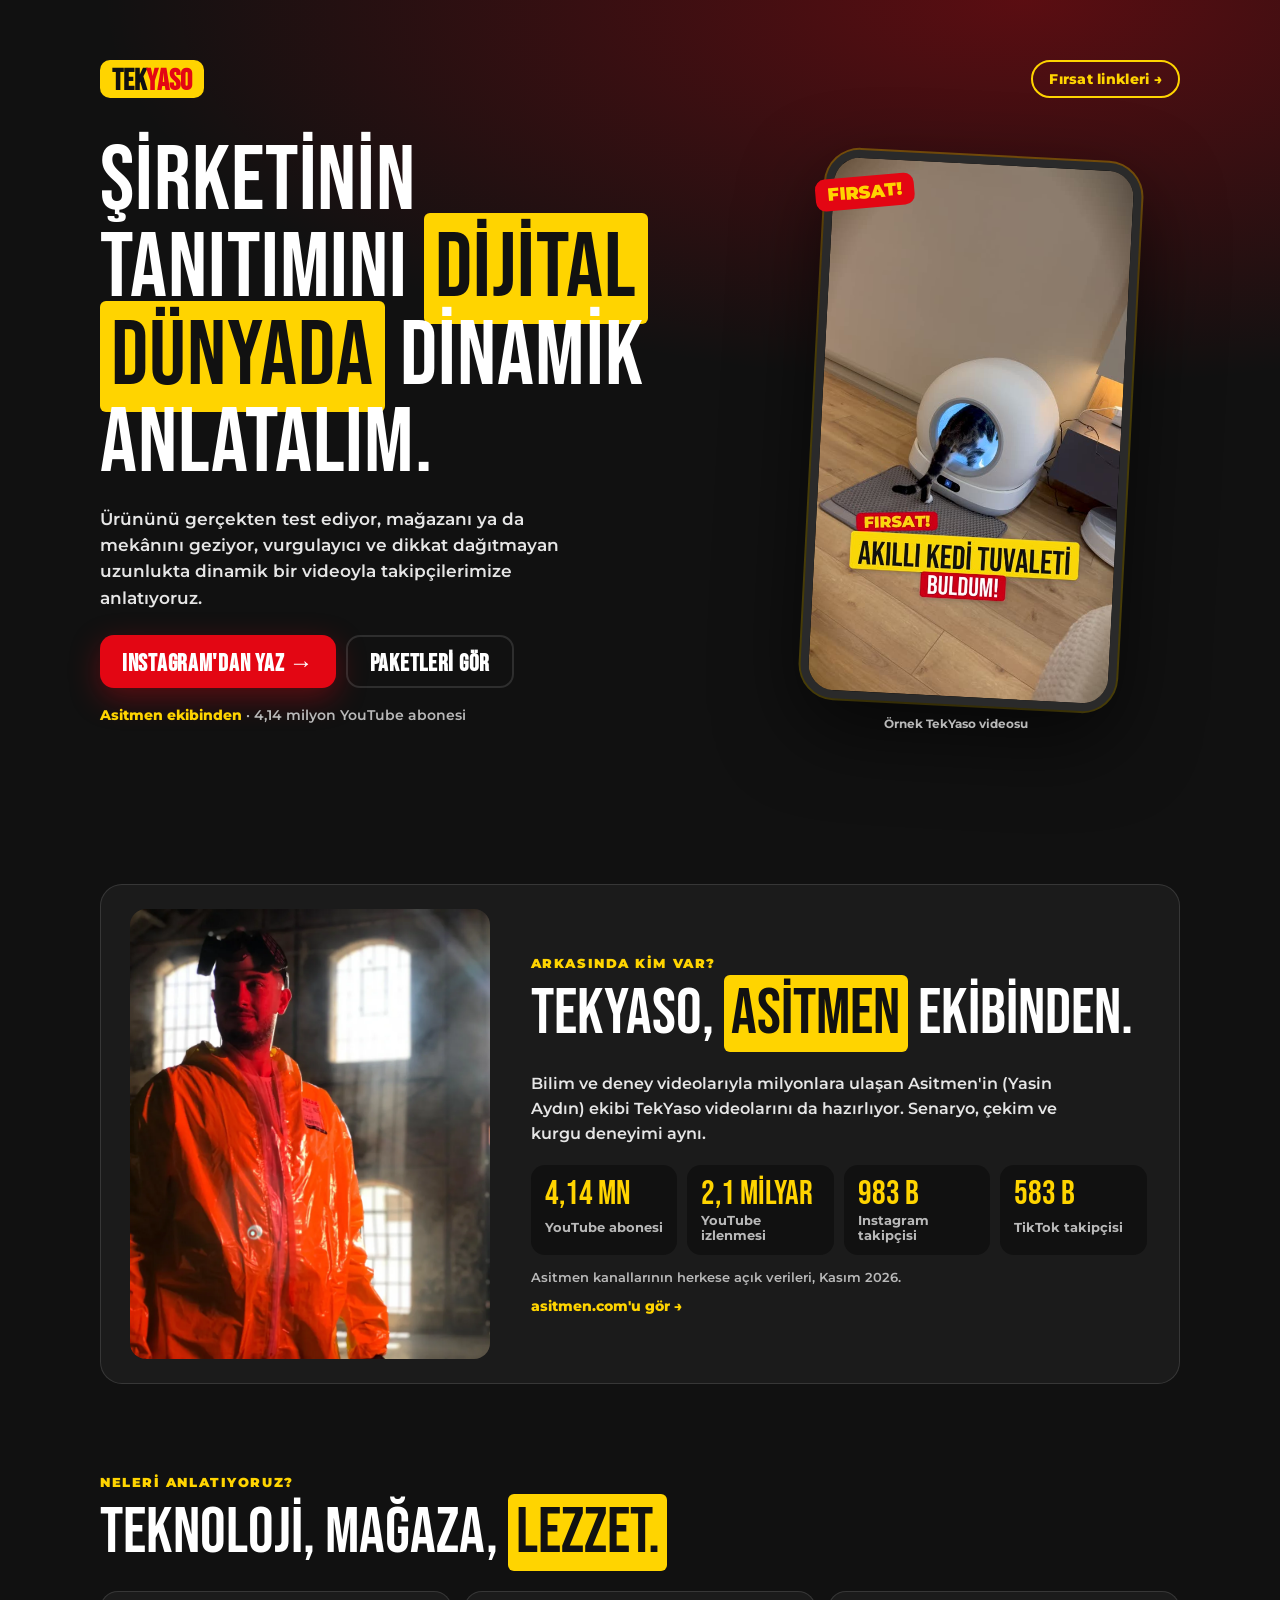
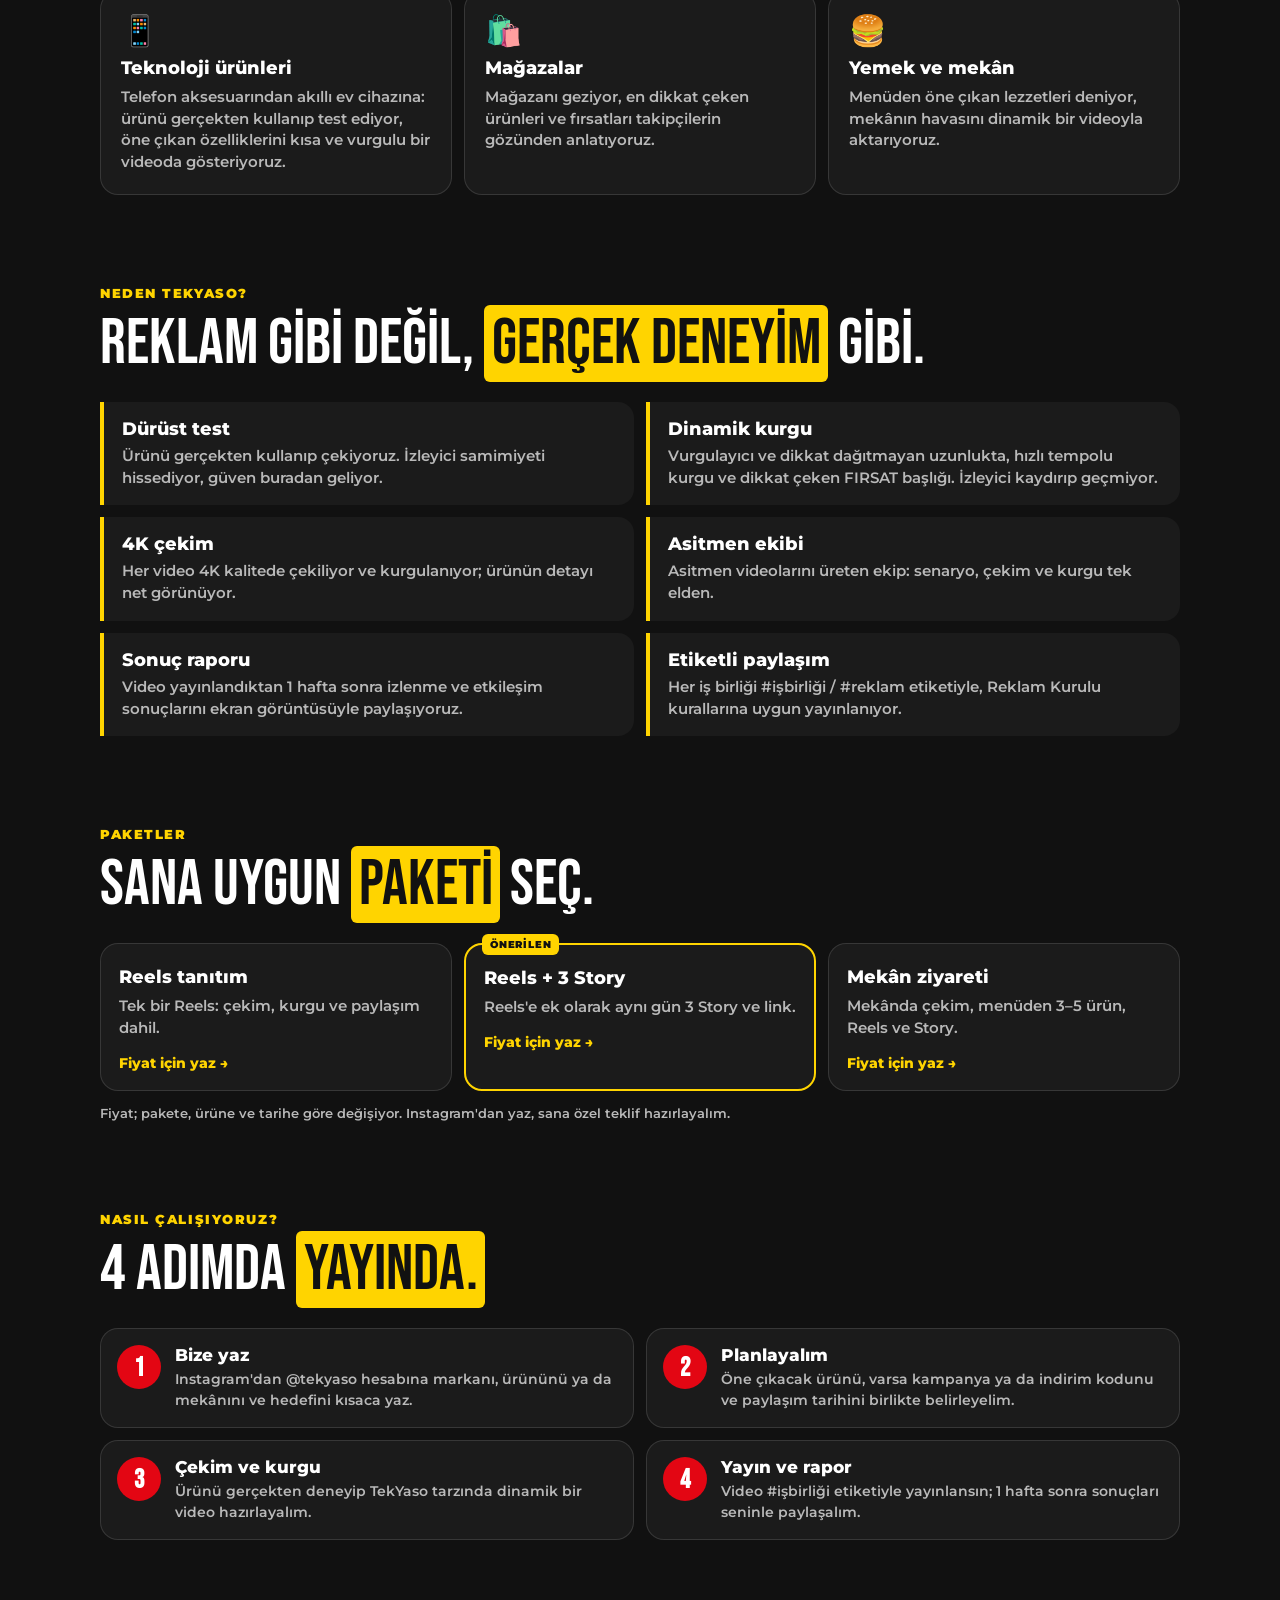
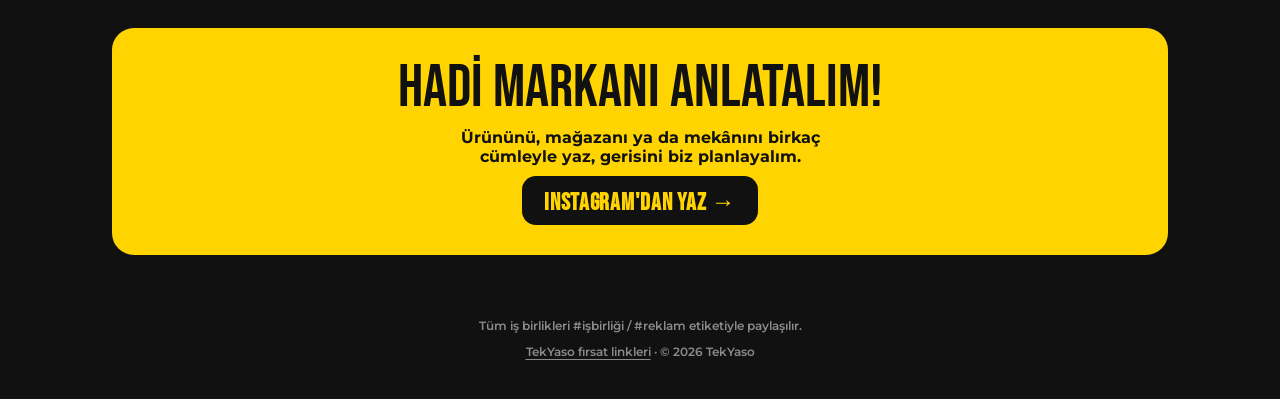
<file: index.html>
<!doctype html>
<html lang="tr">
<head>
<meta charset="utf-8">
<meta name="viewport" content="width=device-width, initial-scale=1, viewport-fit=cover">
<title>TekYaso ile şirketinin tanıtımı | Reels ve Story iş birliği</title>
<meta name="description" content="Şirketinin tanıtımını dijital dünyada dinamik anlatalım: teknoloji ürünleri, mağazalar ve mekânlar için dürüst test, 4K dinamik Reels ve sonuç raporu.">
<link rel="canonical" href="https://tekyaso.com/">
<meta name="theme-color" content="#111111">
<meta property="og:type" content="website">
<meta property="og:site_name" content="TekYaso">
<meta property="og:locale" content="tr_TR">
<meta property="og:title" content="TekYaso ile şirketinin tanıtımı | Reels ve Story iş birliği">
<meta property="og:description" content="Şirketinin tanıtımını dijital dünyada dinamik anlatalım: teknoloji ürünleri, mağazalar ve mekânlar için dürüst test, 4K dinamik Reels ve sonuç raporu.">
<meta property="og:url" content="https://tekyaso.com/">
<meta property="og:image" content="https://tekyaso.com/static/og.jpg">
<meta name="twitter:card" content="summary_large_image">
<link rel="icon" href="/favicon.svg" type="image/svg+xml">
<link rel="icon" href="/favicon-32.png" sizes="32x32" type="image/png">
<link rel="apple-touch-icon" href="/apple-touch-icon.png">
<link rel="preconnect" href="https://fonts.googleapis.com">
<link rel="preconnect" href="https://fonts.gstatic.com" crossorigin>
<link rel="stylesheet" href="https://fonts.googleapis.com/css2?family=Bebas+Neue&family=Montserrat:wght@500;600;700;800;900&display=swap">
<link rel="stylesheet" href="/static/style.css?v=1795838663">
<script defer src="https://cloud.umami.is/script.js" data-website-id="21789053-131a-41eb-a77b-4113478ee535"></script>
<script type="application/ld+json">{"@context": "https://schema.org", "@type": "Organization", "name": "TekYaso", "url": "https://tekyaso.com/", "sameAs": ["https://www.instagram.com/tekyaso", "https://www.tiktok.com/@tekyasoo", "https://www.youtube.com/@AsitmenMedya"]}</script>
</head>
<body class="ty ty-collab-page">
<main id="main">
  <section class="ty-hero">
    <nav class="ty-top" aria-label="Site">
      <a class="ty-mini-logo" href="/"><span>TEK</span><span>YASO</span></a>
      <a class="ty-top-link" href="/link/" data-umami-event="Fırsat linkleri sayfasına geçiş">Fırsat linkleri <span aria-hidden="true">→</span></a>
    </nav>
    <div class="ty-hero-in">
      <div class="ty-hero-text">
        <h1>ŞİRKETİNİN TANITIMINI <mark>DİJİTAL DÜNYADA</mark> DİNAMİK ANLATALIM.</h1>
        <p class="ty-lead">Ürününü gerçekten test ediyor, mağazanı ya da mekânını geziyor, vurgulayıcı ve dikkat dağıtmayan uzunlukta dinamik bir videoyla takipçilerimize anlatıyoruz.</p>
        <div class="ty-ctas">
          <a class="ty-btn ty-btn--red" href="https://ig.me/m/tekyaso" data-umami-event="İş birliği: Instagram DM" data-umami-event-yer="üst" target="_blank" rel="noopener">Instagram'dan yaz →</a>
          <a class="ty-btn ty-btn--ghost" href="#paketler">Paketleri gör</a>
        </div>
        <p class="ty-trust"><b>Asitmen ekibinden</b> · 4,14 milyon YouTube abonesi</p>
      </div>
      <div class="ty-phone">
        <span class="ty-phone-badge">FIRSAT!</span>
        <video autoplay muted loop playsinline preload="metadata" poster="/static/video/tekyaso-ornek.jpg" aria-label="Örnek TekYaso videosu: akıllı kedi tuvaleti">
          <source src="/static/video/tekyaso-ornek.mp4" type="video/mp4">
        </video>
        <span class="ty-phone-cap">Örnek TekYaso videosu</span>
      </div>
    </div>
  </section>

  <section class="ty-sec ty-ref" aria-labelledby="ref-h">
    <div class="ty-ref-in">
      <img class="ty-ref-img" src="/static/img/asitmen-tulum.webp" alt="Asitmen (Yasin Aydın) turuncu koruyucu tulumla" width="900" height="1125" loading="lazy">
      <div class="ty-ref-text">
        <span class="ty-kick">ARKASINDA KİM VAR?</span>
        <h2 id="ref-h">TekYaso, <mark>Asitmen</mark> ekibinden.</h2>
        <p class="ty-ref-lead">Bilim ve deney videolarıyla milyonlara ulaşan Asitmen'in (Yasin Aydın) ekibi TekYaso videolarını da hazırlıyor. Senaryo, çekim ve kurgu deneyimi aynı.</p>
        <div class="ty-ref-stats"><div><b>4,14 Mn</b><span>YouTube abonesi</span></div><div><b>2,1 milyar</b><span>YouTube izlenmesi</span></div><div><b>983 B</b><span>Instagram takipçisi</span></div><div><b>583 B</b><span>TikTok takipçisi</span></div></div>
        <p class="ty-note">Asitmen kanallarının herkese açık verileri, Kasım 2026.</p>
        <a class="ty-ref-link" href="https://www.asitmen.com" target="_blank" rel="noopener">asitmen.com'u gör →</a>
      </div>
    </div>
  </section>

  <section class="ty-sec">
    <span class="ty-kick">NELERİ ANLATIYORUZ?</span>
    <h2>Teknoloji, mağaza, <mark>lezzet.</mark></h2>
    <div class="ty-grid3"><div class="ty-box"><span class="ty-ico">📱</span><b>Teknoloji ürünleri</b><p>Telefon aksesuarından akıllı ev cihazına: ürünü gerçekten kullanıp test ediyor, öne çıkan özelliklerini kısa ve vurgulu bir videoda gösteriyoruz.</p></div><div class="ty-box"><span class="ty-ico">🛍️</span><b>Mağazalar</b><p>Mağazanı geziyor, en dikkat çeken ürünleri ve fırsatları takipçilerin gözünden anlatıyoruz.</p></div><div class="ty-box"><span class="ty-ico">🍔</span><b>Yemek ve mekân</b><p>Menüden öne çıkan lezzetleri deniyor, mekânın havasını dinamik bir videoyla aktarıyoruz.</p></div></div>
  </section>

  <section class="ty-sec">
    <span class="ty-kick">NEDEN TEKYASO?</span>
    <h2>Reklam gibi değil, <mark>gerçek deneyim</mark> gibi.</h2>
    <div class="ty-grid2"><div class="ty-why"><b>Dürüst test</b><p>Ürünü gerçekten kullanıp çekiyoruz. İzleyici samimiyeti hissediyor, güven buradan geliyor.</p></div><div class="ty-why"><b>Dinamik kurgu</b><p>Vurgulayıcı ve dikkat dağıtmayan uzunlukta, hızlı tempolu kurgu ve dikkat çeken FIRSAT başlığı. İzleyici kaydırıp geçmiyor.</p></div><div class="ty-why"><b>4K çekim</b><p>Her video 4K kalitede çekiliyor ve kurgulanıyor; ürünün detayı net görünüyor.</p></div><div class="ty-why"><b>Asitmen ekibi</b><p>Asitmen videolarını üreten ekip: senaryo, çekim ve kurgu tek elden.</p></div><div class="ty-why"><b>Sonuç raporu</b><p>Video yayınlandıktan 1 hafta sonra izlenme ve etkileşim sonuçlarını ekran görüntüsüyle paylaşıyoruz.</p></div><div class="ty-why"><b>Etiketli paylaşım</b><p>Her iş birliği #işbirliği / #reklam etiketiyle, Reklam Kurulu kurallarına uygun yayınlanıyor.</p></div></div>
  </section>

  <section class="ty-sec" id="paketler">
    <span class="ty-kick">PAKETLER</span>
    <h2>Sana uygun <mark>paketi</mark> seç.</h2>
    <div class="ty-packs"><div class="ty-pack"><b>Reels tanıtım</b><p>Tek bir Reels: çekim, kurgu ve paylaşım dahil.</p><a class="ty-pack-cta" href="https://ig.me/m/tekyaso" data-umami-event="İş birliği: Instagram DM" data-umami-event-yer="paket" target="_blank" rel="noopener">Fiyat için yaz →</a></div><div class="ty-pack is-hot"><span class='ty-hot'>ÖNERİLEN</span><b>Reels + 3 Story</b><p>Reels&#x27;e ek olarak aynı gün 3 Story ve link.</p><a class="ty-pack-cta" href="https://ig.me/m/tekyaso" data-umami-event="İş birliği: Instagram DM" data-umami-event-yer="paket" target="_blank" rel="noopener">Fiyat için yaz →</a></div><div class="ty-pack"><b>Mekân ziyareti</b><p>Mekânda çekim, menüden 3–5 ürün, Reels ve Story.</p><a class="ty-pack-cta" href="https://ig.me/m/tekyaso" data-umami-event="İş birliği: Instagram DM" data-umami-event-yer="paket" target="_blank" rel="noopener">Fiyat için yaz →</a></div></div>
    <p class="ty-note">Fiyat; pakete, ürüne ve tarihe göre değişiyor. Instagram'dan yaz, sana özel teklif hazırlayalım.</p>
  </section>

  <section class="ty-sec">
    <span class="ty-kick">NASIL ÇALIŞIYORUZ?</span>
    <h2>4 adımda <mark>yayında.</mark></h2>
    <ol class="ty-steps"><li><span class="ty-n">1</span><div><b>Bize yaz</b><p>Instagram&#x27;dan @tekyaso hesabına markanı, ürününü ya da mekânını ve hedefini kısaca yaz.</p></div></li><li><span class="ty-n">2</span><div><b>Planlayalım</b><p>Öne çıkacak ürünü, varsa kampanya ya da indirim kodunu ve paylaşım tarihini birlikte belirleyelim.</p></div></li><li><span class="ty-n">3</span><div><b>Çekim ve kurgu</b><p>Ürünü gerçekten deneyip TekYaso tarzında dinamik bir video hazırlayalım.</p></div></li><li><span class="ty-n">4</span><div><b>Yayın ve rapor</b><p>Video #işbirliği etiketiyle yayınlansın; 1 hafta sonra sonuçları seninle paylaşalım.</p></div></li></ol>
  </section>

  <section class="ty-final">
    <b>HADİ MARKANI ANLATALIM!</b>
    <p>Ürününü, mağazanı ya da mekânını birkaç cümleyle yaz, gerisini biz planlayalım.</p>
    <a class="ty-btn ty-btn--ink" href="https://ig.me/m/tekyaso" data-umami-event="İş birliği: Instagram DM" data-umami-event-yer="alt" target="_blank" rel="noopener">Instagram'dan yaz →</a>
  </section>

  <footer class="ty-foot ty-wrap">
    <p>Tüm iş birlikleri #işbirliği / #reklam etiketiyle paylaşılır.</p>
    <p><a href="/link/">TekYaso fırsat linkleri</a> · © 2026 TekYaso</p>
  </footer>
</main>
</body>
</html>
</file>
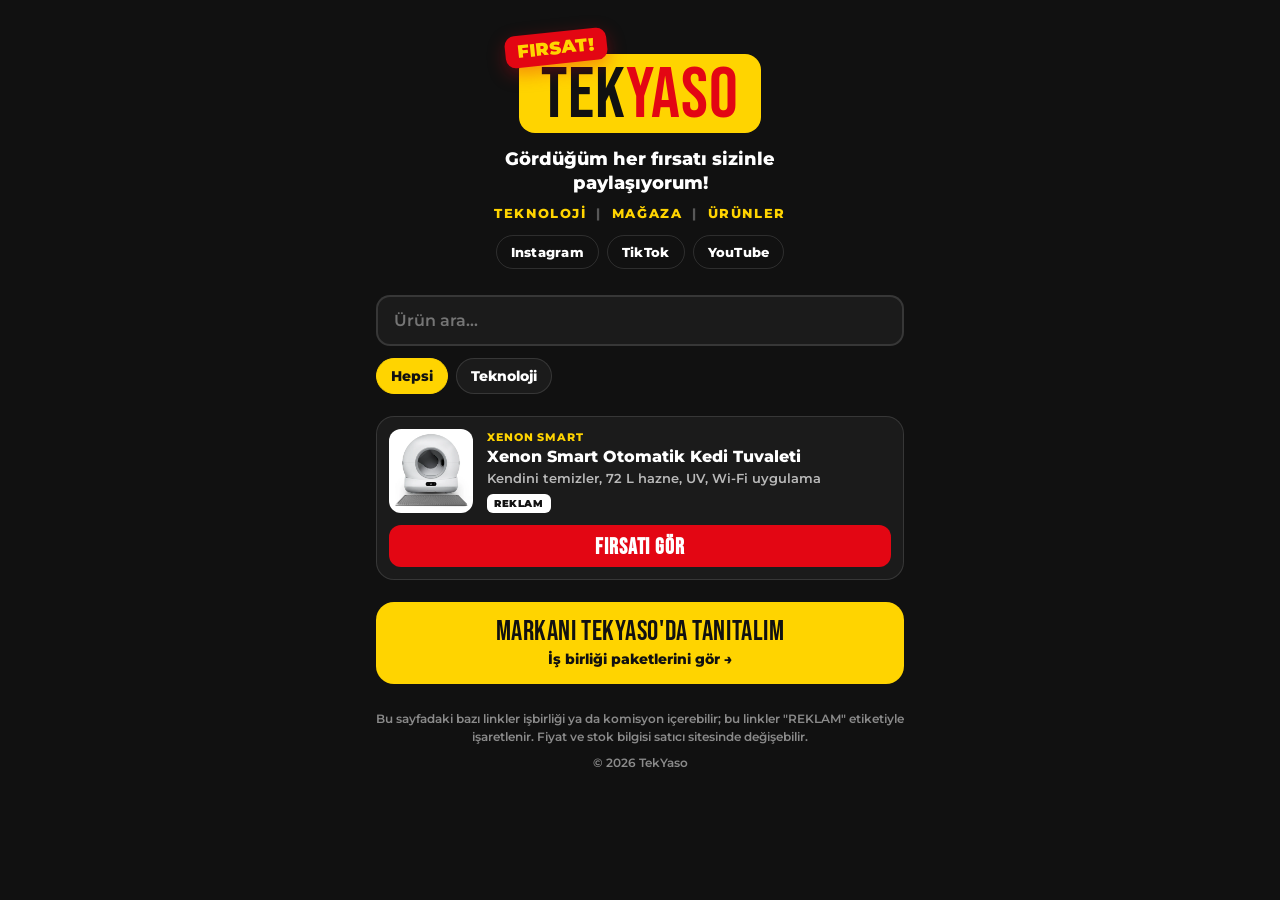
<file: link/index.html>
<!doctype html>
<html lang="tr">
<head>
<meta charset="utf-8">
<meta name="viewport" content="width=device-width, initial-scale=1, viewport-fit=cover">
<title>TekYaso | Fırsat linkleri</title>
<meta name="description" content="TekYaso: Gördüğüm her fırsatı sizinle paylaşıyorum. Teknoloji, mağaza ve ürün fırsatlarının linkleri tek sayfada.">
<link rel="canonical" href="https://tekyaso.com/link/">
<meta name="theme-color" content="#111111">
<meta property="og:type" content="website">
<meta property="og:site_name" content="TekYaso">
<meta property="og:locale" content="tr_TR">
<meta property="og:title" content="TekYaso | Fırsat linkleri">
<meta property="og:description" content="TekYaso: Gördüğüm her fırsatı sizinle paylaşıyorum. Teknoloji, mağaza ve ürün fırsatlarının linkleri tek sayfada.">
<meta property="og:url" content="https://tekyaso.com/link/">
<meta property="og:image" content="https://tekyaso.com/static/og.jpg">
<meta name="twitter:card" content="summary_large_image">
<link rel="icon" href="/favicon.svg" type="image/svg+xml">
<link rel="icon" href="/favicon-32.png" sizes="32x32" type="image/png">
<link rel="apple-touch-icon" href="/apple-touch-icon.png">
<link rel="preconnect" href="https://fonts.googleapis.com">
<link rel="preconnect" href="https://fonts.gstatic.com" crossorigin>
<link rel="stylesheet" href="https://fonts.googleapis.com/css2?family=Bebas+Neue&family=Montserrat:wght@500;600;700;800;900&display=swap">
<link rel="stylesheet" href="/static/style.css?v=1795838663">
<script defer src="https://cloud.umami.is/script.js" data-website-id="21789053-131a-41eb-a77b-4113478ee535"></script>
<script type="application/ld+json">{"@context": "https://schema.org", "@type": "Organization", "name": "TekYaso", "url": "https://tekyaso.com/", "sameAs": ["https://www.instagram.com/tekyaso", "https://www.tiktok.com/@tekyasoo", "https://www.youtube.com/@AsitmenMedya"]}</script>
</head>
<body class="ty">
<main id="main" class="ty-wrap">
  <header class="ty-head">
    <div class="ty-brand">
      <span class="ty-badge">FIRSAT!</span>
      <h1 class="ty-logo">TEK<span>YASO</span></h1>
    </div>
    <p class="ty-tagline">Gördüğüm her fırsatı sizinle paylaşıyorum!</p>
    <p class="ty-topics"><span>Teknoloji</span><i aria-hidden="true">|</i><span>Mağaza</span><i aria-hidden="true">|</i><span>Ürünler</span></p>
    <nav class="ty-social" aria-label="Sosyal medya"><a href="https://www.instagram.com/tekyaso" data-umami-event="Sosyal: Instagram" target="_blank" rel="noopener">Instagram</a><a href="https://www.tiktok.com/@tekyasoo" data-umami-event="Sosyal: TikTok" target="_blank" rel="noopener">TikTok</a><a href="https://www.youtube.com/@AsitmenMedya" data-umami-event="Sosyal: YouTube" target="_blank" rel="noopener">YouTube</a></nav>
  </header>

  <section class="ty-tools" aria-label="Ara ve filtrele" >
    <input class="ty-search" type="search" placeholder="Ürün ara…" aria-label="Ürün ara">
    <div class="ty-chips"><button class="ty-chip is-on" type="button" data-cat="">Hepsi</button><button class="ty-chip" type="button" data-cat="Teknoloji">Teknoloji</button></div>
  </section>

  <section class="ty-list" aria-label="Fırsatlar">
      <article class="ty-card" data-cat="Teknoloji" data-q="xenon smart otomatik kedi tuvaleti kendini temizler, 72 l hazne, uv, wi-fi uygulama xenon smart teknoloji">
        <a class="ty-main" href="https://shop.xenonsmart.com/products/kedi-tuvaleti-kamerasiz?utm_source=tekyaso&amp;utm_medium=referral&amp;utm_campaign=link" data-umami-event="Fırsat: Xenon Smart Otomatik Kedi Tuvaleti" data-umami-event-magaza="Xenon Smart" target="_blank" rel="noopener sponsored nofollow">
          <span class="ty-img"><img src="/static/img/urun/xenon-kedi-tuvaleti.webp" alt="" loading="lazy" width="320" height="320"></span>
          <span class="ty-info">
            <span class="ty-store">Xenon Smart</span>
            <b>Xenon Smart Otomatik Kedi Tuvaleti</b>
            <small>Kendini temizler, 72 L hazne, UV, Wi-Fi uygulama</small>
            <span class="ty-tags"><span class="ty-tag ty-tag--ad">REKLAM</span></span>
          </span>
          <span class="ty-go">FIRSATI GÖR</span>
        </a>
        
      </article>
  </section>
  <p class="ty-none" hidden>Aradığın ürün bulunamadı.</p>

  <div class="ty-empty" hidden>
    <b>YENİ FIRSATLAR YOLDA!</b>
    <span>Paylaştığım fırsatlar burada listelenecek. İlk duyan sen ol.</span>
    <a class="ty-follow" href="https://www.instagram.com/tekyaso" data-umami-event="Sosyal: Instagram (takip et)" target="_blank" rel="noopener">@tekyaso'yu takip et</a>
  </div>

  <a class="ty-collab" href="/" data-umami-event="İş birliği sayfasına geçiş">
    <b>MARKANI TEKYASO'DA TANITALIM</b><span>İş birliği paketlerini gör →</span>
  </a>

  <footer class="ty-foot">
    <p>Bu sayfadaki bazı linkler işbirliği ya da komisyon içerebilir; bu linkler "REKLAM" etiketiyle işaretlenir. Fiyat ve stok bilgisi satıcı sitesinde değişebilir.</p>
    <p>© 2026 TekYaso</p>
  </footer>
</main>
<script>
(function () {
  var q = document.querySelector('.ty-search'), chips = [].slice.call(document.querySelectorAll('.ty-chip')),
      cards = [].slice.call(document.querySelectorAll('.ty-card')), none = document.querySelector('.ty-none'), cat = '';
  function run() {
    var t = (q && q.value || '').toLocaleLowerCase('tr'), n = 0;
    cards.forEach(function (c) {
      var ok = (!cat || c.dataset.cat === cat) && (!t || c.dataset.q.indexOf(t) > -1);
      c.hidden = !ok; if (ok) n++;
    });
    if (none) none.hidden = n > 0 || !cards.length;
  }
  chips.forEach(function (b) { b.addEventListener('click', function () {
    chips.forEach(function (x) { x.classList.remove('is-on'); }); b.classList.add('is-on'); cat = b.dataset.cat; run();
  }); });
  if (q) q.addEventListener('input', run);
})();
</script>
</body>
</html>
</file>
<file: static/style.css>
/* TekYaso fırsat sayfası — sarı #FFD400, kırmızı #E30613, siyah #111 */
:root { --ty-yel: #ffd400; --ty-red: #e30613; --ty-ink: #111111; --ty-card: #1b1b1b; --ty-line: rgba(255, 255, 255, 0.12); --ty-muted: #b9b9b9; }
body.ty { margin: 0; background: var(--ty-ink); color: #fff; font-family: "Montserrat", system-ui, -apple-system, sans-serif; font-weight: 600; -webkit-font-smoothing: antialiased; }
:where(.ty) a { color: inherit; text-decoration: none; }  /* düşük öncelik: sınıfların kendi renkleri (logo, sarı kutu, buton) ezilmesin */
.ty-wrap { box-sizing: border-box; width: 100%; max-width: 560px; margin: 0 auto; padding: 32px 16px 28px; }

.ty-head { text-align: center; display: grid; justify-items: center; gap: 14px; }
.ty-brand { position: relative; padding-top: 22px; }
.ty-badge { position: absolute; top: 0; left: -14px; transform: rotate(-6deg); background: var(--ty-red); color: var(--ty-yel); font-family: "Montserrat", sans-serif; font-weight: 900; font-size: 18px; letter-spacing: 0.02em; padding: 5px 12px; border-radius: 10px; box-shadow: 0 6px 18px rgba(227, 6, 19, 0.35); z-index: 2; }
.ty-logo { margin: 0; font-family: "Bebas Neue", Impact, sans-serif; font-weight: 400; font-size: 72px; line-height: 0.9; letter-spacing: 0.01em; background: var(--ty-yel); color: var(--ty-ink); padding: 10px 22px 4px; border-radius: 16px; }
.ty-logo span { color: var(--ty-red); }
.ty-tagline { margin: 0; font-size: 18px; font-weight: 800; color: #fff; line-height: 1.35; max-width: 28ch; }
.ty-topics { margin: -4px 0 0; display: flex; flex-wrap: wrap; justify-content: center; align-items: center; gap: 10px; font-size: 13px; font-weight: 800; letter-spacing: 0.12em; text-transform: uppercase; color: var(--ty-yel); }
.ty-topics i { font-style: normal; color: rgba(255, 255, 255, 0.3); }
.ty-social { display: flex; flex-wrap: wrap; justify-content: center; gap: 8px; }
.ty-social a { font-size: 13px; font-weight: 800; letter-spacing: 0.02em; padding: 8px 14px; border-radius: 999px; border: 1.5px solid var(--ty-line); transition: border-color 0.2s, background 0.2s; }
.ty-social a:hover { border-color: var(--ty-yel); background: rgba(255, 212, 0, 0.08); }

.ty-tools { margin-top: 26px; display: grid; gap: 12px; }
.ty-search { width: 100%; box-sizing: border-box; border: 2px solid var(--ty-line); background: var(--ty-card); color: #fff; border-radius: 14px; padding: 14px 16px; font: inherit; font-size: 16px; outline: none; }
.ty-search:focus { border-color: var(--ty-yel); }
.ty-chips { display: flex; gap: 8px; overflow-x: auto; padding-bottom: 4px; scrollbar-width: none; }
.ty-chips::-webkit-scrollbar { display: none; }
.ty-chip { flex: none; font: inherit; font-size: 14px; font-weight: 800; color: #fff; background: var(--ty-card); border: 1.5px solid var(--ty-line); border-radius: 999px; padding: 8px 14px; cursor: pointer; }
.ty-chip.is-on { background: var(--ty-yel); color: var(--ty-ink); border-color: var(--ty-yel); }

.ty-list { margin-top: 18px; display: grid; gap: 12px; }
.ty-card { background: var(--ty-card); border: 1.5px solid var(--ty-line); border-radius: 18px; overflow: hidden; transition: border-color 0.2s, transform 0.2s; }
.ty-card:hover { border-color: var(--ty-yel); transform: translateY(-2px); }
.ty-card[hidden] { display: none; }
.ty-main { display: grid; grid-template-columns: 84px 1fr; gap: 12px 14px; padding: 12px; align-items: center; }
.ty-img { width: 84px; height: 84px; border-radius: 12px; overflow: hidden; background: #fff; display: grid; place-items: center; }
.ty-img img { width: 100%; height: 100%; object-fit: cover; }
.ty-ph { font-family: "Bebas Neue", sans-serif; font-size: 44px; color: var(--ty-ink); background: var(--ty-yel); width: 100%; height: 100%; display: grid; place-items: center; }
.ty-info { display: grid; gap: 3px; min-width: 0; }
.ty-store { font-size: 11px; font-weight: 800; letter-spacing: 0.08em; text-transform: uppercase; color: var(--ty-yel); }
.ty-info b { font-size: 16px; font-weight: 800; line-height: 1.25; }
.ty-info small { font-size: 13px; color: var(--ty-muted); font-weight: 600; line-height: 1.35; }
.ty-tags { display: flex; gap: 6px; margin-top: 4px; }
.ty-tag { font-size: 10px; font-weight: 900; letter-spacing: 0.06em; padding: 3px 7px; border-radius: 6px; background: rgba(255, 255, 255, 0.1); color: #fff; }
.ty-tag--ad { background: #fff; color: var(--ty-ink); }
.ty-go { grid-column: 1 / -1; display: block; text-align: center; font-family: "Bebas Neue", sans-serif; font-size: 22px; letter-spacing: 0.04em; background: var(--ty-red); color: #fff; border-radius: 12px; padding: 9px 12px 6px; }
.ty-card:hover .ty-go { background: #ff1a29; }
.ty-video { display: block; text-align: center; font-size: 13px; font-weight: 800; color: var(--ty-yel); padding: 0 12px 12px; }
.ty-none { text-align: center; color: var(--ty-muted); margin: 18px 0 0; }

.ty-empty { margin-top: 28px; display: grid; gap: 10px; justify-items: center; text-align: center; background: var(--ty-card); border: 2px dashed rgba(255, 212, 0, 0.5); border-radius: 18px; padding: 28px 18px; }
.ty-empty[hidden] { display: none; }
.ty-empty b { font-family: "Bebas Neue", sans-serif; font-weight: 400; font-size: 34px; letter-spacing: 0.02em; color: var(--ty-yel); line-height: 1; }
.ty-empty span { color: var(--ty-muted); font-size: 14px; max-width: 32ch; line-height: 1.45; }
.ty-follow { margin-top: 6px; font-family: "Bebas Neue", sans-serif; font-size: 22px; letter-spacing: 0.04em; background: var(--ty-yel); color: var(--ty-ink); border-radius: 12px; padding: 9px 18px 6px; }

.ty-collab { margin-top: 22px; display: grid; gap: 4px; text-align: center; background: var(--ty-yel); color: var(--ty-ink); border-radius: 18px; padding: 16px; }
.ty-collab b { font-family: "Bebas Neue", sans-serif; font-weight: 400; font-size: 28px; line-height: 1; letter-spacing: 0.02em; }
.ty-collab span { font-size: 14px; font-weight: 800; }

.ty-foot { margin-top: 26px; text-align: center; font-size: 12px; color: #8a8a8a; line-height: 1.5; }
.ty-foot p { margin: 0 0 8px; }
.ty-foot a { text-decoration: underline; text-underline-offset: 3px; }
.ty-tools[hidden] { display: none; }

/* ---------- /tekyaso/isbirligi ---------- */
.ty-collab-page main { overflow-x: hidden; }
.ty-collab-page mark { background: var(--ty-yel); color: var(--ty-ink); padding: 0 0.12em; border-radius: 6px; -webkit-box-decoration-break: clone; box-decoration-break: clone; }
.ty-hero { background: radial-gradient(120% 80% at 80% 0%, rgba(227, 6, 19, 0.35), transparent 60%), var(--ty-ink); padding: 34px 16px 46px; }
.ty-hero-in { max-width: 1080px; margin: 0 auto; display: grid; gap: 34px; align-items: center; }
@media (min-width: 900px) { .ty-hero-in { grid-template-columns: 1.2fr 0.8fr; } .ty-hero { padding: 60px 32px 80px; } }
.ty-mini-logo { display: inline-flex; font-family: "Bebas Neue", sans-serif; font-size: 30px; line-height: 1; background: var(--ty-yel); color: var(--ty-ink); padding: 6px 12px 2px; border-radius: 10px; }
.ty-mini-logo span + span { color: var(--ty-red); }
.ty-top { max-width: 1080px; margin: 0 auto 22px; display: flex; align-items: center; justify-content: space-between; gap: 12px; }
@media (min-width: 900px) { .ty-top { margin-bottom: 40px; } }
.ty-top-link { font-size: 14px; font-weight: 800; letter-spacing: 0.02em; color: var(--ty-yel); border: 2px solid var(--ty-yel); border-radius: 999px; padding: 8px 16px; white-space: nowrap; transition: background 0.2s, color 0.2s; }
.ty-top-link:hover { background: var(--ty-yel); color: var(--ty-ink); }
.ty-trust { margin: 18px 0 0; font-size: 14px; color: var(--ty-muted); }
.ty-trust b { color: var(--ty-yel); font-weight: 800; }
.ty-ref-in { display: grid; gap: 24px; align-items: center; background: var(--ty-card); border: 1.5px solid var(--ty-line); border-radius: 22px; padding: 18px; }
@media (min-width: 760px) { .ty-ref-in { grid-template-columns: 0.75fr 1.25fr; gap: 36px; padding: 24px 32px 24px 24px; } }
.ty-ref-img { width: 100%; max-width: 360px; height: auto; aspect-ratio: 4 / 5; object-fit: cover; border-radius: 16px; display: block; justify-self: center; }
@media (max-width: 759px) { .ty-ref-img { max-width: 220px; } }
.ty-ref-text h2 { margin-bottom: 14px; }
.ty-ref-lead { margin: 0 0 18px; color: #e6e6e6; font-size: 16px; line-height: 1.55; max-width: 48ch; }
.ty-ref-stats { display: grid; grid-template-columns: repeat(2, 1fr); gap: 10px; }
@media (min-width: 1000px) { .ty-ref-stats { grid-template-columns: repeat(4, 1fr); } }
.ty-ref-stats div { background: var(--ty-ink); border-radius: 14px; padding: 12px 14px; display: grid; gap: 2px; }
.ty-ref-stats b { font-family: "Bebas Neue", sans-serif; font-weight: 400; font-size: 34px; line-height: 1; color: var(--ty-yel); }
.ty-ref-stats span { font-size: 12.5px; font-weight: 700; color: var(--ty-muted); }
.ty-ref-link { display: inline-block; margin-top: 12px; font-weight: 800; font-size: 14px; color: var(--ty-yel); }
.ty-hero h1 { margin: 0; font-family: "Bebas Neue", sans-serif; font-weight: 400; font-size: clamp(46px, 9vw, 92px); line-height: 0.95; letter-spacing: 0.01em; }
.ty-lead { margin: 18px 0 0; font-size: 17px; line-height: 1.55; color: #e6e6e6; max-width: 44ch; }
.ty-ctas { display: flex; flex-wrap: wrap; gap: 10px; margin-top: 24px; }
.ty-btn { display: inline-flex; align-items: center; justify-content: center; font-family: "Bebas Neue", sans-serif; font-size: 24px; letter-spacing: 0.03em; padding: 12px 22px 8px; border-radius: 14px; transition: transform 0.15s, background 0.2s; }
.ty-btn:hover { transform: translateY(-2px); }
.ty-btn--red { background: var(--ty-red); color: #fff; box-shadow: 0 10px 30px rgba(227, 6, 19, 0.35); }
.ty-btn--ghost { border: 2px solid var(--ty-line); color: #fff; }
.ty-btn--ink { background: var(--ty-ink); color: var(--ty-yel); }
.ty-phone { position: relative; justify-self: center; width: min(78vw, 300px); aspect-ratio: 9 / 16; border-radius: 34px; border: 8px solid #2a2a2a; background: #000; box-shadow: 0 30px 80px rgba(0, 0, 0, 0.6), 0 0 0 2px rgba(255, 212, 0, 0.35); transform: rotate(3deg); }
.ty-phone video { width: 100%; height: 100%; object-fit: cover; border-radius: 26px; display: block; }
.ty-phone-badge { position: absolute; top: 18px; left: -18px; z-index: 2; transform: rotate(-8deg); background: var(--ty-red); color: var(--ty-yel); font-family: "Montserrat", sans-serif; font-weight: 900; font-size: 18px; padding: 5px 12px; border-radius: 10px; }
.ty-phone-cap { position: absolute; bottom: -34px; left: 0; right: 0; text-align: center; font-size: 12px; color: var(--ty-muted); font-weight: 700; transform: rotate(-3deg); }

.ty-sec { max-width: 1080px; margin: 0 auto; padding: 56px 16px 8px; }
@media (min-width: 900px) { .ty-sec { padding: 80px 32px 8px; } }
.ty-kick { font-size: 13px; font-weight: 900; letter-spacing: 0.12em; color: var(--ty-yel); }
.ty-sec h2 { margin: 10px 0 26px; font-family: "Bebas Neue", sans-serif; font-weight: 400; font-size: clamp(38px, 6vw, 64px); line-height: 1; }
.ty-grid3 { display: grid; gap: 12px; }
@media (min-width: 760px) { .ty-grid3 { grid-template-columns: repeat(3, 1fr); } }
.ty-box { background: var(--ty-card); border: 1.5px solid var(--ty-line); border-radius: 18px; padding: 20px; display: grid; gap: 8px; align-content: start; }
.ty-ico { font-size: 30px; }
.ty-box b, .ty-why b, .ty-pack b { font-size: 18px; font-weight: 800; }
.ty-box p, .ty-why p, .ty-pack p { margin: 0; color: var(--ty-muted); font-size: 14.5px; line-height: 1.5; font-weight: 600; }
.ty-grid2 { display: grid; gap: 12px; }
@media (min-width: 760px) { .ty-grid2 { grid-template-columns: 1fr 1fr; } }
.ty-why { border-left: 4px solid var(--ty-yel); background: var(--ty-card); border-radius: 0 16px 16px 0; padding: 16px 18px; display: grid; gap: 6px; }
.ty-packs { display: grid; gap: 12px; }
@media (min-width: 760px) { .ty-packs { grid-template-columns: repeat(3, 1fr); } }
.ty-pack { position: relative; background: var(--ty-card); border: 1.5px solid var(--ty-line); border-radius: 18px; padding: 22px 18px 18px; display: grid; gap: 8px; align-content: start; }
.ty-pack.is-hot { border: 2px solid var(--ty-yel); }
.ty-hot { position: absolute; top: -11px; left: 16px; background: var(--ty-yel); color: var(--ty-ink); font-size: 10px; font-weight: 900; letter-spacing: 0.08em; padding: 4px 8px; border-radius: 6px; }
.ty-pack-cta { margin-top: 6px; font-weight: 800; font-size: 14px; color: var(--ty-yel); }
.ty-note { margin: 14px 0 0; color: var(--ty-muted); font-size: 13px; }
.ty-steps { list-style: none; margin: 0; padding: 0; display: grid; gap: 12px; }
@media (min-width: 760px) { .ty-steps { grid-template-columns: repeat(2, 1fr); } }
.ty-steps li { display: grid; grid-template-columns: auto 1fr; gap: 14px; align-items: start; background: var(--ty-card); border: 1.5px solid var(--ty-line); border-radius: 18px; padding: 16px; }
.ty-n { width: 44px; height: 44px; border-radius: 50%; background: var(--ty-red); color: #fff; display: grid; place-items: center; font-family: "Bebas Neue", sans-serif; font-size: 26px; padding-top: 3px; box-sizing: border-box; }
.ty-steps b { font-size: 17px; font-weight: 800; }
.ty-steps p { margin: 4px 0 0; color: var(--ty-muted); font-size: 14px; line-height: 1.5; }
.ty-final { max-width: 1016px; margin: 56px 16px 0; background: var(--ty-yel); color: var(--ty-ink); border-radius: 22px; padding: 30px 20px; text-align: center; display: grid; gap: 10px; justify-items: center; }
@media (min-width: 1048px) { .ty-final { margin: 80px auto 0; } }
.ty-final b { font-family: "Bebas Neue", sans-serif; font-weight: 400; font-size: clamp(38px, 6vw, 60px); line-height: 1; }
.ty-final p { margin: 0; font-weight: 700; max-width: 40ch; }
.ty-collab-page .ty-foot { margin-top: 30px; padding-bottom: 30px; }
</file>
